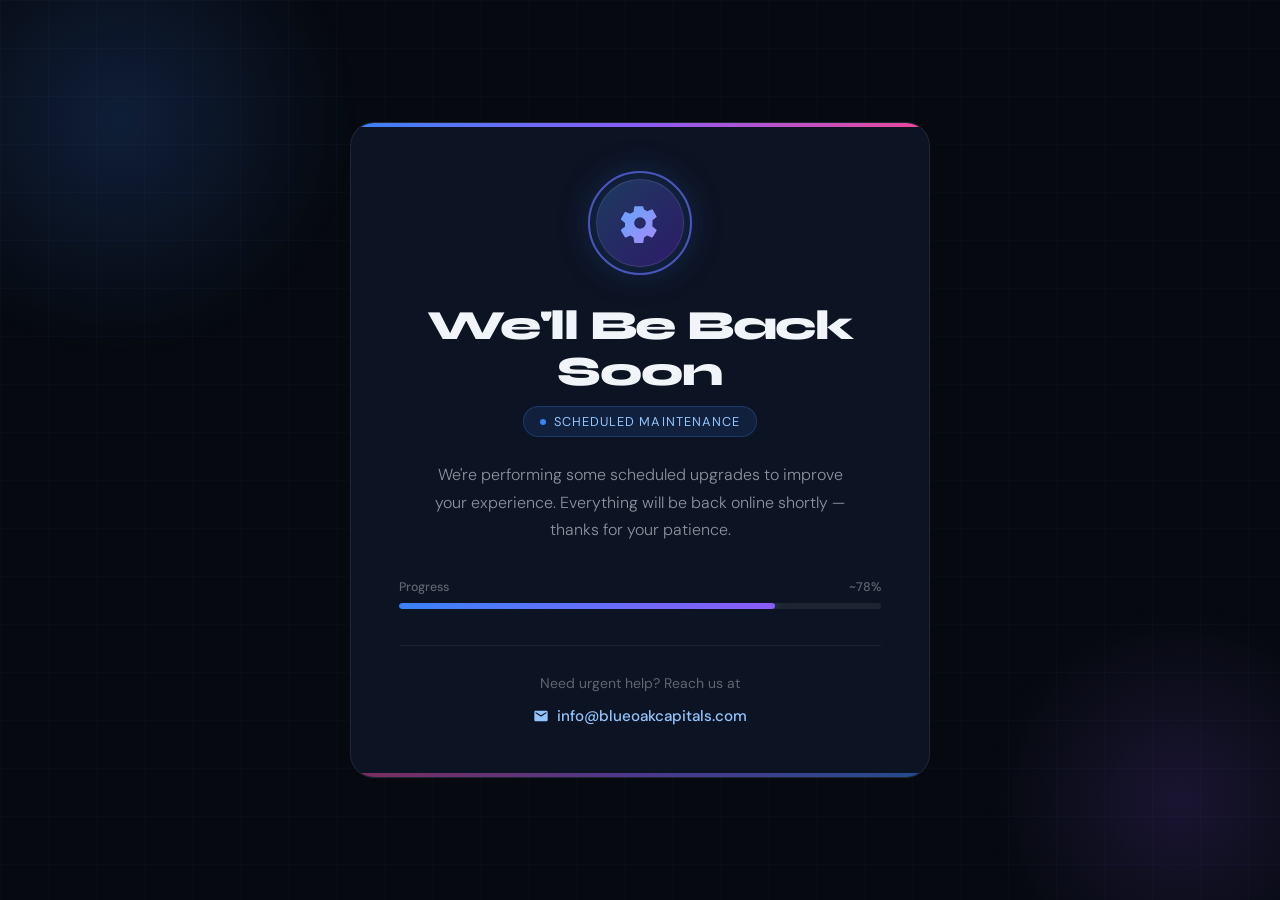
<file: main.html>
<!DOCTYPE html>
<html lang="en">
<head>
  <meta charset="UTF-8" />
  <meta name="viewport" content="width=device-width, initial-scale=1.0" />
  <title>Under Maintenance – Blueoak </title>
  <style>
    @import url('https://fonts.googleapis.com/css2?family=Syne:wght@700;800&family=DM+Sans:wght@300;400;500&display=swap');

    * { margin: 0; padding: 0; box-sizing: border-box; }

    @keyframes float {
      0%, 100% { transform: translateY(0px) rotate(-2deg); }
      50%       { transform: translateY(-18px) rotate(2deg); }
    }
    @keyframes pulse-ring {
      0%   { transform: scale(0.8); opacity: 0.6; }
      100% { transform: scale(1.6); opacity: 0; }
    }
    @keyframes fadeUp {
      from { opacity: 0; transform: translateY(24px); }
      to   { opacity: 1; transform: translateY(0); }
    }
    @keyframes spin-slow {
      to { transform: rotate(360deg); }
    }
    @keyframes blink {
      0%, 100% { opacity: 1; }
      50%       { opacity: 0; }
    }
    @keyframes bar {
      0%   { width: 0%; }
      60%  { width: 75%; }
      100% { width: 78%; }
    }
  </style>
</head>
<body style="
  min-height: 100vh;
  display: flex;
  align-items: center;
  justify-content: center;
  background: #06090f;
  font-family: 'DM Sans', sans-serif;
  color: #e2e8f0;
  overflow: hidden;
  position: relative;
">

  <!-- Background grid -->
  <div style="
    position: fixed; inset: 0; z-index: 0;
    background-image:
      linear-gradient(rgba(59,130,246,0.04) 1px, transparent 1px),
      linear-gradient(90deg, rgba(59,130,246,0.04) 1px, transparent 1px);
    background-size: 48px 48px;
  "></div>

  <!-- Glow blobs -->
  <div style="
    position: fixed; top: -120px; left: -120px;
    width: 480px; height: 480px; border-radius: 50%;
    background: radial-gradient(circle, rgba(59,130,246,0.18) 0%, transparent 70%);
    z-index: 0; pointer-events: none;
  "></div>
  <div style="
    position: fixed; bottom: -100px; right: -100px;
    width: 400px; height: 400px; border-radius: 50%;
    background: radial-gradient(circle, rgba(139,92,246,0.15) 0%, transparent 70%);
    z-index: 0; pointer-events: none;
  "></div>

  <!-- Card -->
  <div style="
    position: relative; z-index: 10;
    width: 100%; max-width: 580px;
    margin: 24px;
    background: rgba(15, 23, 42, 0.75);
    backdrop-filter: blur(24px);
    -webkit-backdrop-filter: blur(24px);
    border: 1px solid rgba(255,255,255,0.08);
    border-radius: 24px;
    overflow: hidden;
    animation: fadeUp 0.7s ease both;
  ">

    <!-- Top accent bar -->
    <div style="
      height: 4px;
      background: linear-gradient(90deg, #3b82f6, #8b5cf6, #ec4899);
    "></div>

    <div style="padding: 52px 48px 44px; text-align: center;">

      <!-- Floating gear icon -->
      <div style="position: relative; display: inline-block; margin-bottom: 36px;">
        <!-- Pulse rings -->
        <div style="
          position: absolute; inset: -8px; border-radius: 50%;
          border: 2px solid rgba(59,130,246,0.5);
          animation: pulse-ring 2s ease-out infinite;
        "></div>
        <div style="
          position: absolute; inset: -8px; border-radius: 50%;
          border: 2px solid rgba(139,92,246,0.4);
          animation: pulse-ring 2s ease-out 0.6s infinite;
        "></div>

        <!-- Icon circle -->
        <div style="
          width: 88px; height: 88px; border-radius: 50%;
          background: linear-gradient(135deg, #1e3a5f, #2d1b69);
          border: 1px solid rgba(255,255,255,0.1);
          display: flex; align-items: center; justify-content: center;
          animation: float 4s ease-in-out infinite;
          position: relative; z-index: 2;
          box-shadow: 0 0 40px rgba(59,130,246,0.3);
        ">
          <!-- Gear SVG -->
          <svg width="40" height="40" viewBox="0 0 24 24" fill="none" xmlns="http://www.w3.org/2000/svg"
            style="animation: spin-slow 6s linear infinite;">
            <path d="M12 15.5A3.5 3.5 0 0 1 8.5 12 3.5 3.5 0 0 1 12 8.5a3.5 3.5 0 0 1 3.5 3.5 3.5 3.5 0 0 1-3.5 3.5m7.43-2.92c.04-.34.07-.69.07-1.08s-.03-.74-.07-1.08l2.33-1.82a.554.554 0 0 0 .13-.71l-2.21-3.83a.554.554 0 0 0-.68-.22l-2.75 1.1a8.1 8.1 0 0 0-1.86-1.08L14 2.42A.537.537 0 0 0 13.45 2h-4.4c-.27 0-.5.18-.54.42l-.41 2.93a8.1 8.1 0 0 0-1.86 1.08L3.49 5.35a.554.554 0 0 0-.68.22L.6 9.4c-.14.24-.09.54.13.71l2.33 1.82C3.03 12.26 3 12.63 3 13s.03.74.07 1.08L.74 15.9a.554.554 0 0 0-.13.71l2.21 3.83c.14.24.44.32.68.22l2.75-1.1c.59.43 1.21.79 1.86 1.08l.41 2.93c.04.24.27.42.54.42h4.4c.27 0 .5-.18.54-.42l.41-2.93a8.1 8.1 0 0 0 1.86-1.08l2.75 1.1c.24.1.54.02.68-.22l2.21-3.83a.554.554 0 0 0-.13-.71l-2.33-1.82z"
              fill="url(#gearGrad)"/>
            <defs>
              <linearGradient id="gearGrad" x1="0" y1="0" x2="24" y2="24" gradientUnits="userSpaceOnUse">
                <stop offset="0%" stop-color="#60a5fa"/>
                <stop offset="100%" stop-color="#a78bfa"/>
              </linearGradient>
            </defs>
          </svg>
        </div>
      </div>

      <!-- Heading -->
      <h1 style="
        font-family: 'Syne', sans-serif;
        font-size: clamp(1.8rem, 5vw, 2.6rem);
        font-weight: 800;
        letter-spacing: -0.03em;
        color: #f1f5f9;
        margin-bottom: 12px;
        line-height: 1.1;
      ">
        We'll Be Back Soon
      </h1>

      <!-- Sub-heading badge -->
      <div style="
        display: inline-flex; align-items: center; gap: 8px;
        background: rgba(59,130,246,0.12);
        border: 1px solid rgba(59,130,246,0.25);
        border-radius: 99px;
        padding: 6px 16px;
        font-size: 0.8rem;
        color: #93c5fd;
        letter-spacing: 0.08em;
        text-transform: uppercase;
        margin-bottom: 24px;
      ">
        <span style="
          width: 6px; height: 6px; border-radius: 50%;
          background: #3b82f6;
          animation: blink 1.2s ease-in-out infinite;
          display: inline-block;
        "></span>
        Scheduled Maintenance
      </div>

      <!-- Description -->
      <p style="
        font-size: 1rem;
        line-height: 1.7;
        color: rgba(226,232,240,0.6);
        max-width: 420px;
        margin: 0 auto 36px;
        font-weight: 300;
      ">
        We're performing some scheduled upgrades to improve your experience.
        Everything will be back online shortly — thanks for your patience.
      </p>

      <!-- Progress bar -->
      <div style="margin-bottom: 36px;">
        <div style="
          display: flex; justify-content: space-between;
          font-size: 0.78rem; color: rgba(255,255,255,0.35);
          margin-bottom: 8px;
          font-weight: 500;
        ">
          <span>Progress</span>
          <span>~78%</span>
        </div>
        <div style="
          width: 100%; height: 6px;
          background: rgba(255,255,255,0.07);
          border-radius: 99px; overflow: hidden;
        ">
          <div style="
            height: 100%;
            background: linear-gradient(90deg, #3b82f6, #8b5cf6);
            border-radius: 99px;
            animation: bar 2.5s cubic-bezier(0.4,0,0.2,1) forwards;
            box-shadow: 0 0 12px rgba(59,130,246,0.5);
          "></div>
        </div>
      </div>

      <!-- Divider -->
      <div style="
        height: 1px;
        background: rgba(255,255,255,0.06);
        margin-bottom: 28px;
      "></div>

      <!-- Contact row -->
      <p style="font-size: 0.875rem; color: rgba(255,255,255,0.35); margin-bottom: 14px;">
        Need urgent help? Reach us at
      </p>
      <a href="mailto:support@shelternigeria.org" style="
        display: inline-flex; align-items: center; gap: 8px;
        color: #93c5fd;
        font-size: 0.95rem;
        text-decoration: none;
        font-weight: 500;
        transition: color 0.2s;
      "
        onmouseover="this.style.color='#bfdbfe'"
        onmouseout="this.style.color='#93c5fd'"
      >
        <!-- Email icon -->
        <svg width="16" height="16" viewBox="0 0 24 24" fill="none" xmlns="http://www.w3.org/2000/svg">
          <path d="M20 4H4c-1.1 0-2 .9-2 2v12c0 1.1.9 2 2 2h16c1.1 0 2-.9 2-2V6c0-1.1-.9-2-2-2zm0 4-8 5-8-5V6l8 5 8-5v2z" fill="currentColor"/>
        </svg>
        info@blueoakcapitals.com
      </a>
    </div>

    <!-- Bottom accent -->
    <div style="
      height: 4px;
      background: linear-gradient(90deg, #ec4899, #8b5cf6, #3b82f6);
      opacity: 0.5;
    "></div>
  </div>

</body>
</html>
</file>
